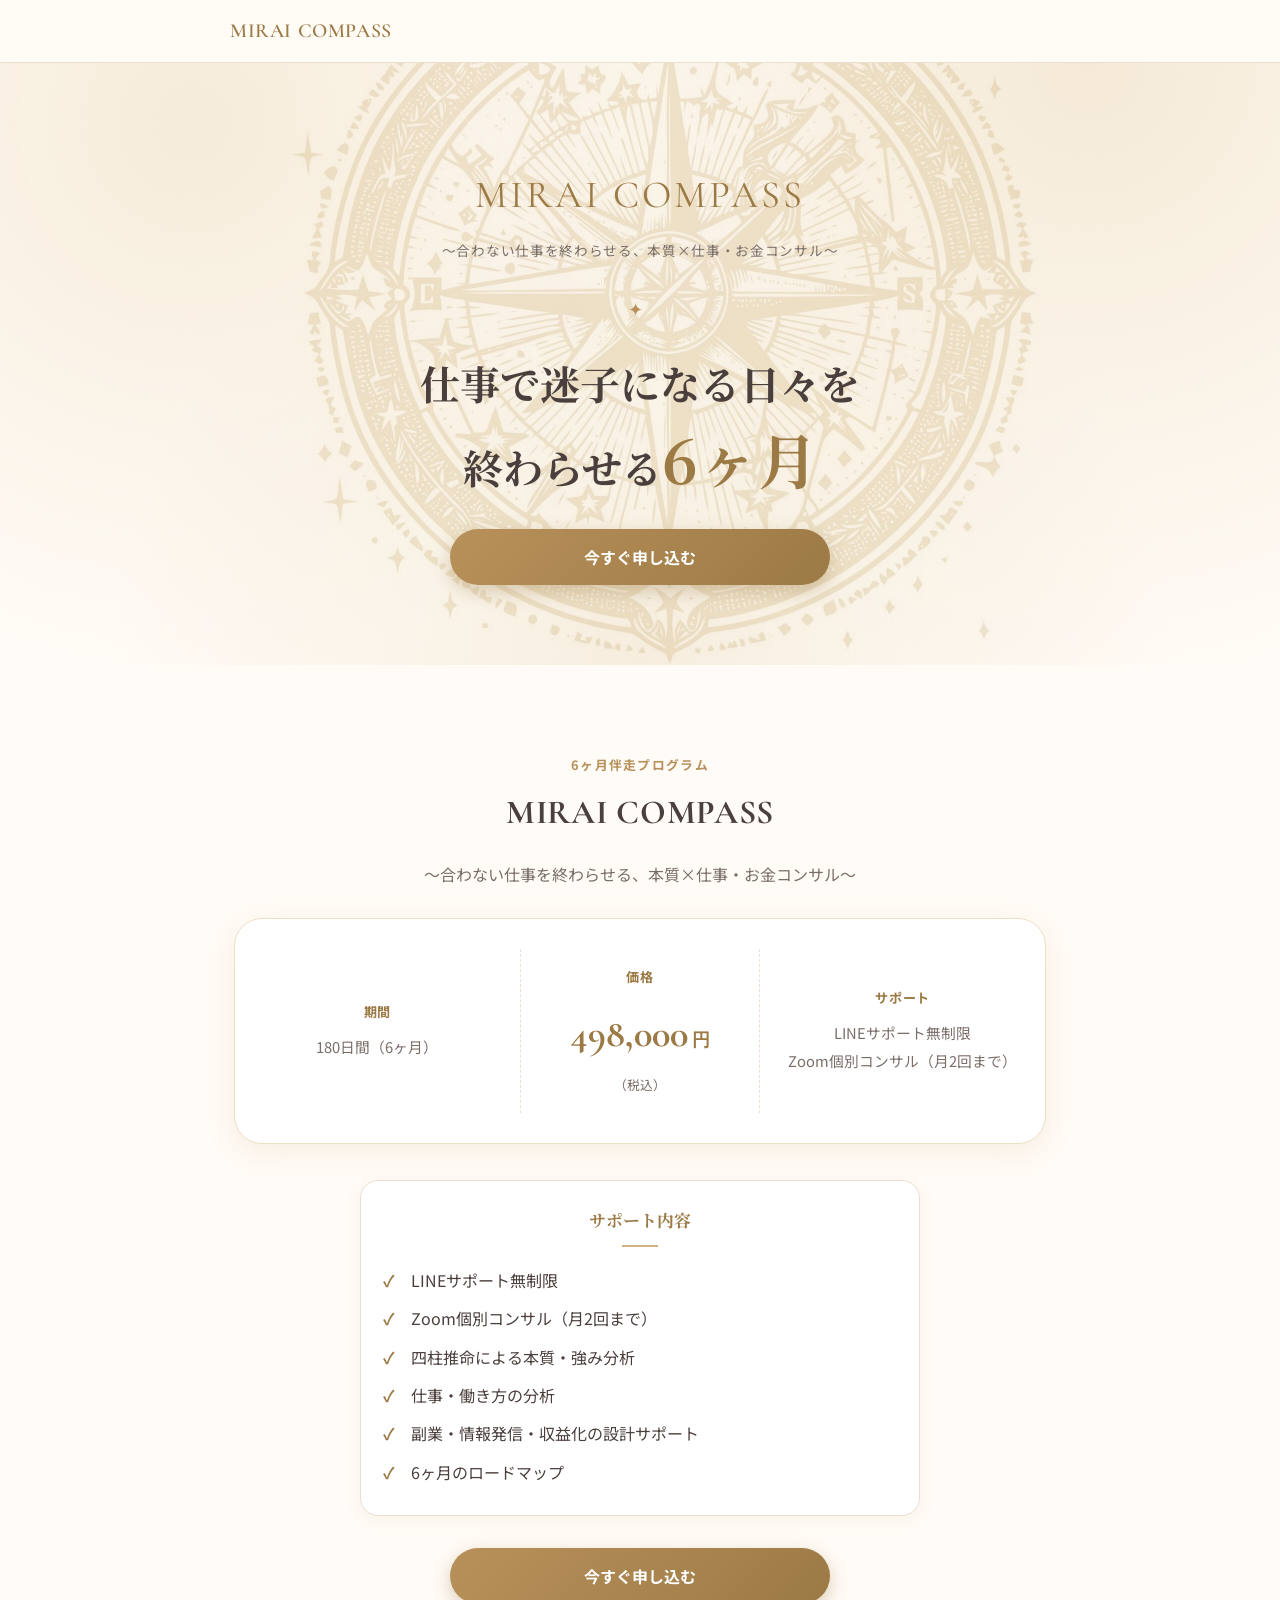
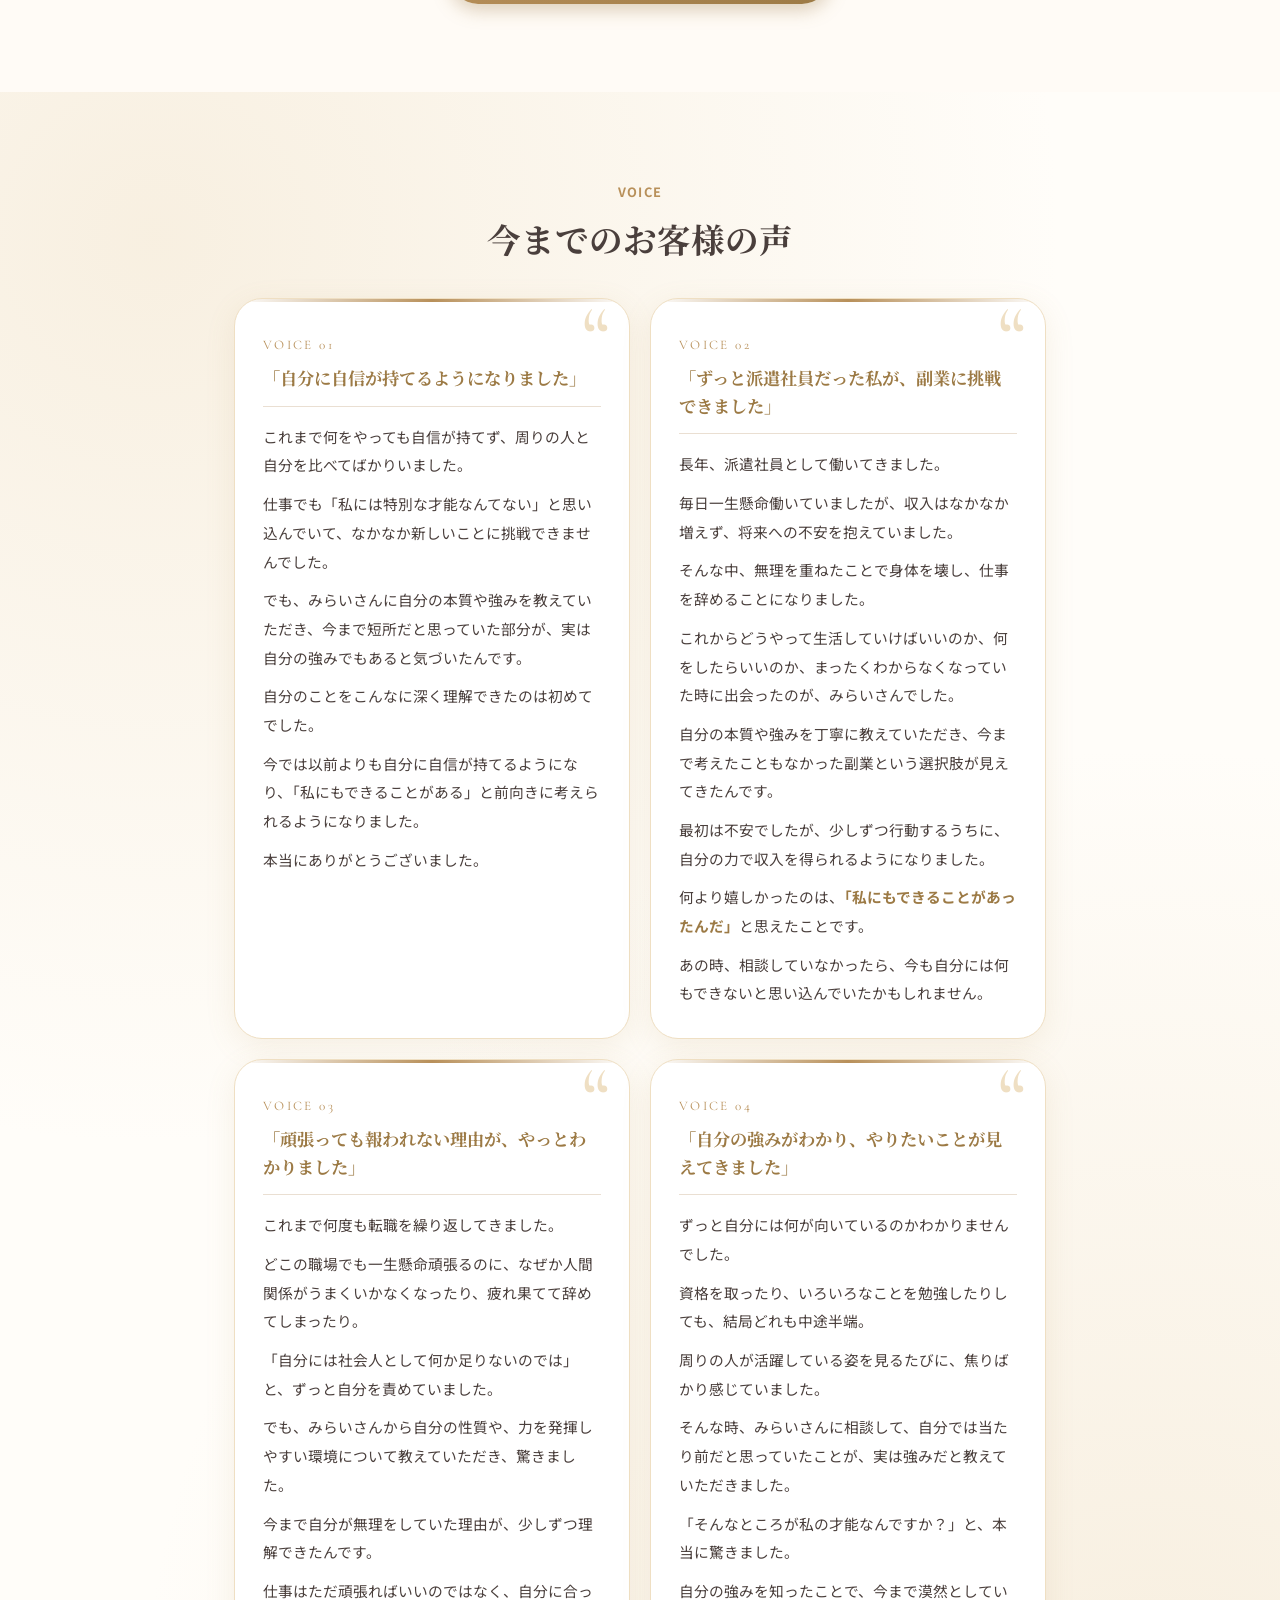
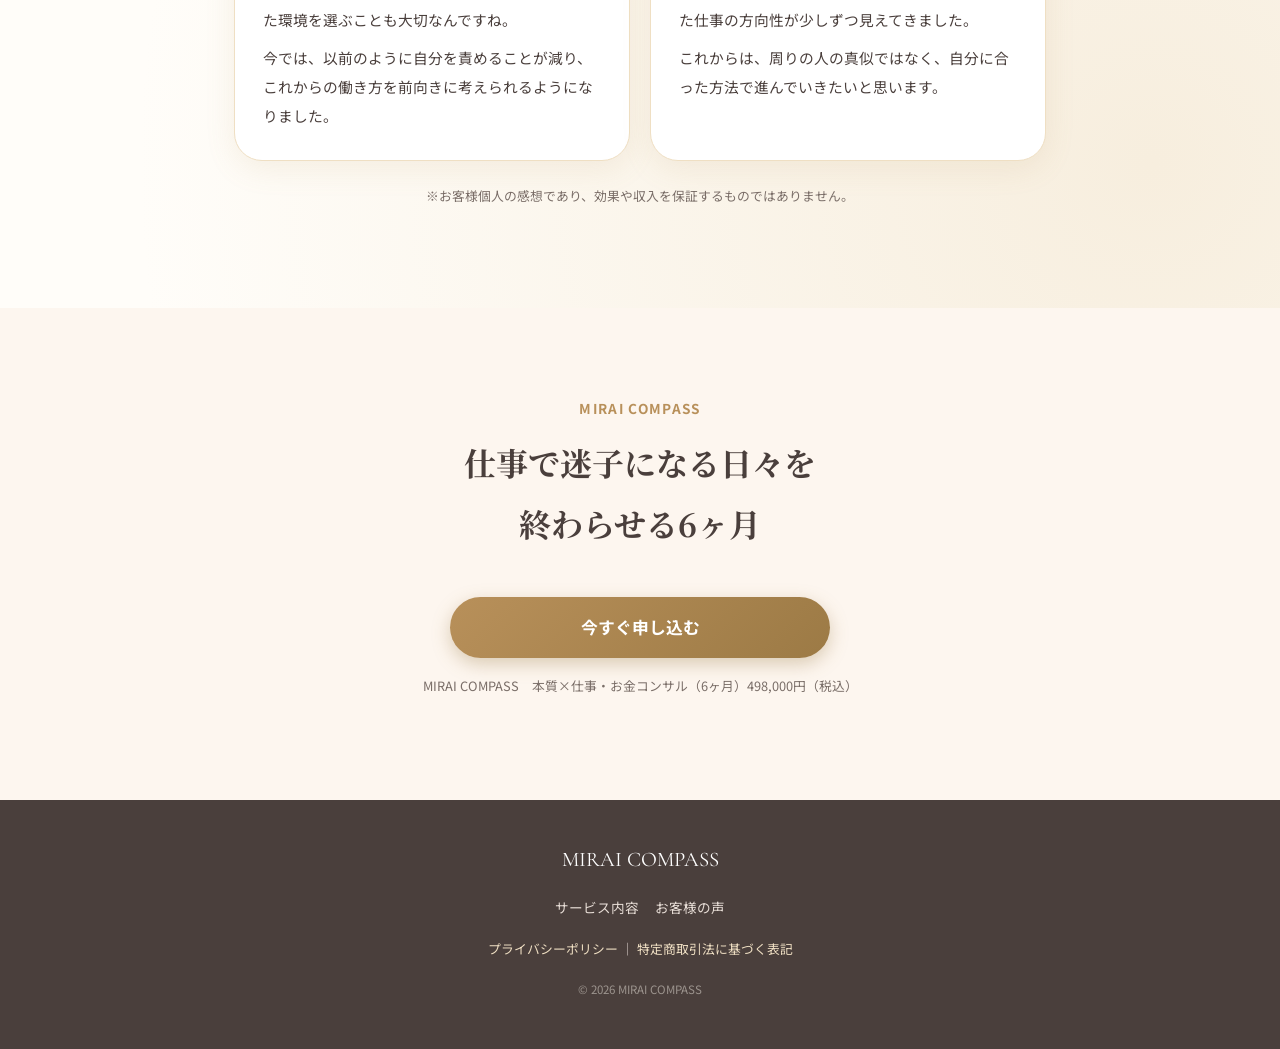
<file: index.html>
<!DOCTYPE html>
<html lang="ja">
<head>
<meta charset="UTF-8">
<meta name="viewport" content="width=device-width, initial-scale=1.0">
<title>MIRAI COMPASS｜本質×仕事・お金コンサル</title>
<meta name="description" content="仕事で迷子になる日々を終わらせる6ヶ月。四柱推命による本質・強み分析から、働き方・副業・情報発信・収益化の設計までを伴走する、本質×仕事・お金コンサル「MIRAI COMPASS」。">

<meta property="og:type" content="website">
<meta property="og:title" content="MIRAI COMPASS｜本質×仕事・お金コンサル">
<meta property="og:description" content="仕事で迷子になる日々を終わらせる6ヶ月。四柱推命による本質・強み分析から、働き方・副業・収益化の設計まで伴走します。">
<meta property="og:url" content="https://shindan.mirai-compass111.com/miraicompass-work/">
<meta property="og:locale" content="ja_JP">
<meta name="twitter:card" content="summary">

<link rel="icon" href="data:image/svg+xml,%3Csvg xmlns='http://www.w3.org/2000/svg' viewBox='0 0 100 100'%3E%3Ctext y='.9em' font-size='90'%3E%F0%9F%A7%AD%3C/text%3E%3C/svg%3E">

<link rel="preconnect" href="https://fonts.googleapis.com">
<link rel="preconnect" href="https://fonts.gstatic.com" crossorigin>
<link href="https://fonts.googleapis.com/css2?family=Cormorant+Garamond:wght@500;600&family=Noto+Serif+JP:wght@500;700&family=Noto+Sans+JP:wght@400;500;700&display=swap" rel="stylesheet">

<link rel="stylesheet" href="style.css?v=1">
<link rel="stylesheet" href="work.css?v=3">
</head>
<body class="work-lp">

<a href="#main" class="skip-link">本文へスキップ</a>

<header class="site-header">
  <div class="header-inner">
    <a href="#top" class="logo">MIRAI COMPASS</a>
  </div>
</header>

<main id="main">

  <!-- ================= HERO ================= -->
  <section id="top" class="hero">
    <div class="hero-bg" aria-hidden="true"></div>
    <div class="hero-compass" aria-hidden="true"></div>
    <div class="hero-sparkles" aria-hidden="true">
      <span class="sparkle s1">✦</span>
      <span class="sparkle s2">✦</span>
      <span class="sparkle s3">✦</span>
      <span class="sparkle s4">✦</span>
      <span class="sparkle s5">✦</span>
      <span class="sparkle s6">✦</span>
      <span class="sparkle s7">✦</span>
    </div>
    <div class="container hero-inner">
      <p class="hero-brand">MIRAI&nbsp;COMPASS</p>
      <p class="hero-sub">〜合わない仕事を終わらせる、<br class="sp-only">本質×仕事・お金コンサル〜</p>
      <div class="divider" aria-hidden="true">✦</div>
      <h1 class="hero-title">仕事で迷子になる日々を<br>終わらせる<span class="hero-title-accent">6ヶ月</span></h1>
      <div class="cta-buttons">
        <a href="#" class="btn btn-brown btn-large js-apply" rel="noopener" hidden>今すぐ申し込む</a>
      </div>
    </div>
  </section>

  <!-- ================= 本文原稿（仕事・お金LP原稿をここに反映） =================
       原稿受領後、省略せずにセクションを追加する。
       ?preview=1 を付けて開いたときだけ、差し込み位置の目印が表示される。 -->
  <section class="section draft-slot" aria-hidden="true">
    <div class="container">
      <p class="draft-box">【差し込み位置】仕事・お金LP本文原稿（受領後に反映）</p>
    </div>
  </section>

  <!-- ================= SERVICE / PRICING ================= -->
  <section id="service" class="section section-service">
    <div class="container">
      <p class="eyebrow">6ヶ月伴走プログラム</p>
      <h2 class="section-title serif-en">MIRAI COMPASS</h2>
      <p class="section-lead">〜合わない仕事を終わらせる、<br class="sp-only">本質×仕事・お金コンサル〜</p>

      <div class="price-card">
        <div class="price-card-col">
          <p class="price-card-label">期間</p>
          <p class="price-card-value">180日間（6ヶ月）</p>
        </div>
        <div class="price-card-col price-card-col-price">
          <p class="price-card-label">価格</p>
          <p class="price-card-price">498,000<span>円</span></p>
          <p class="price-card-note">（税込）</p>
        </div>
        <div class="price-card-col">
          <p class="price-card-label">サポート</p>
          <p class="price-card-value">LINEサポート無制限<br>Zoom個別コンサル（月2回まで）</p>
        </div>
      </div>

      <div class="info-card support-card">
        <h3 class="info-card-title">サポート内容</h3>
        <ul class="check-list check-list-gold support-list">
          <li>LINEサポート無制限</li>
          <li>Zoom個別コンサル（月2回まで）</li>
          <li>四柱推命による本質・強み分析</li>
          <li>仕事・働き方の分析</li>
          <li>副業・情報発信・収益化の設計サポート</li>
          <li>6ヶ月のロードマップ</li>
        </ul>
      </div>

      <div class="cta-buttons cta-buttons-inline">
        <a href="#" class="btn btn-brown btn-large js-apply" rel="noopener" hidden>今すぐ申し込む</a>
      </div>
    </div>
  </section>

  <!-- ================= PROFILE（仕事・お金向け） ================= -->
  <section id="profile" class="section section-profile" hidden>
    <div class="container">
      <p class="eyebrow">プロフィール</p>
      <div class="profile-head">
        <img class="profile-avatar" src="images/profile.png" alt="みらい" loading="lazy">
        <h2 class="section-title serif-en">MIRAI COMPASS</h2>
      </div>
      <div class="profile-story" id="profile-story"></div>
      <div class="profile-photos" id="profile-photos"></div>
      <p class="profile-sign">みらい</p>
    </div>
  </section>

  <!-- ================= 今までのお客様の声 ================= -->
  <section id="voice" class="section section-voice" hidden>
    <div class="voice-sparkles" aria-hidden="true">
      <span class="sparkle s1">✦</span>
      <span class="sparkle s3">✦</span>
      <span class="sparkle s4">✦</span>
      <span class="sparkle s6">✦</span>
    </div>
    <div class="container">
      <p class="eyebrow">VOICE</p>
      <h2 class="section-title">今までのお客様の声</h2>
      <div class="work-voice-grid" id="voice-list"></div>
      <p class="voice-note">※お客様個人の感想であり、<br class="sp-only">効果や収入を保証するものではありません。</p>
    </div>
  </section>

  <!-- ================= FINAL CTA ================= -->
  <section class="section section-cta">
    <div class="container cta-inner">
      <p class="cta-eyebrow">MIRAI COMPASS</p>
      <h2 class="cta-title">仕事で迷子になる日々を<br>終わらせる6ヶ月</h2>
      <div class="cta-buttons">
        <a href="#" class="btn btn-brown btn-large btn-cta-final js-apply" rel="noopener" hidden>今すぐ申し込む</a>
      </div>
      <p class="cta-note">MIRAI COMPASS　本質×仕事・お金コンサル（6ヶ月）<br class="sp-only">498,000円（税込）</p>
    </div>
  </section>

</main>

<footer class="site-footer">
  <div class="container footer-inner">
    <p class="footer-logo">MIRAI COMPASS</p>
    <nav class="footer-nav" aria-label="フッターナビゲーション">
      <a href="#service">サービス内容</a>
      <a href="#voice" class="js-nav-voice">お客様の声</a>
      <a href="#profile" class="js-nav-profile">プロフィール</a>
    </nav>
    <p class="footer-legal">
      <a href="privacy.html">プライバシーポリシー</a>
      <span aria-hidden="true">｜</span>
      <a href="tokushoho.html">特定商取引法に基づく表記</a>
    </p>
    <p class="footer-copy">&copy; <span id="year"></span> MIRAI COMPASS</p>
  </div>
</footer>

<!-- スマホ下部の固定申込ボタン（ヒーローと最後のCTAが見えていない間に表示） -->
<div class="sticky-cta" id="sticky-cta" aria-hidden="true">
  <a href="#" class="btn btn-brown js-apply" rel="noopener" tabindex="-1" hidden>今すぐ申し込む</a>
</div>

<script src="js/content.js?v=3"></script>
<script src="script.js?v=3"></script>
</body>
</html>
</file>
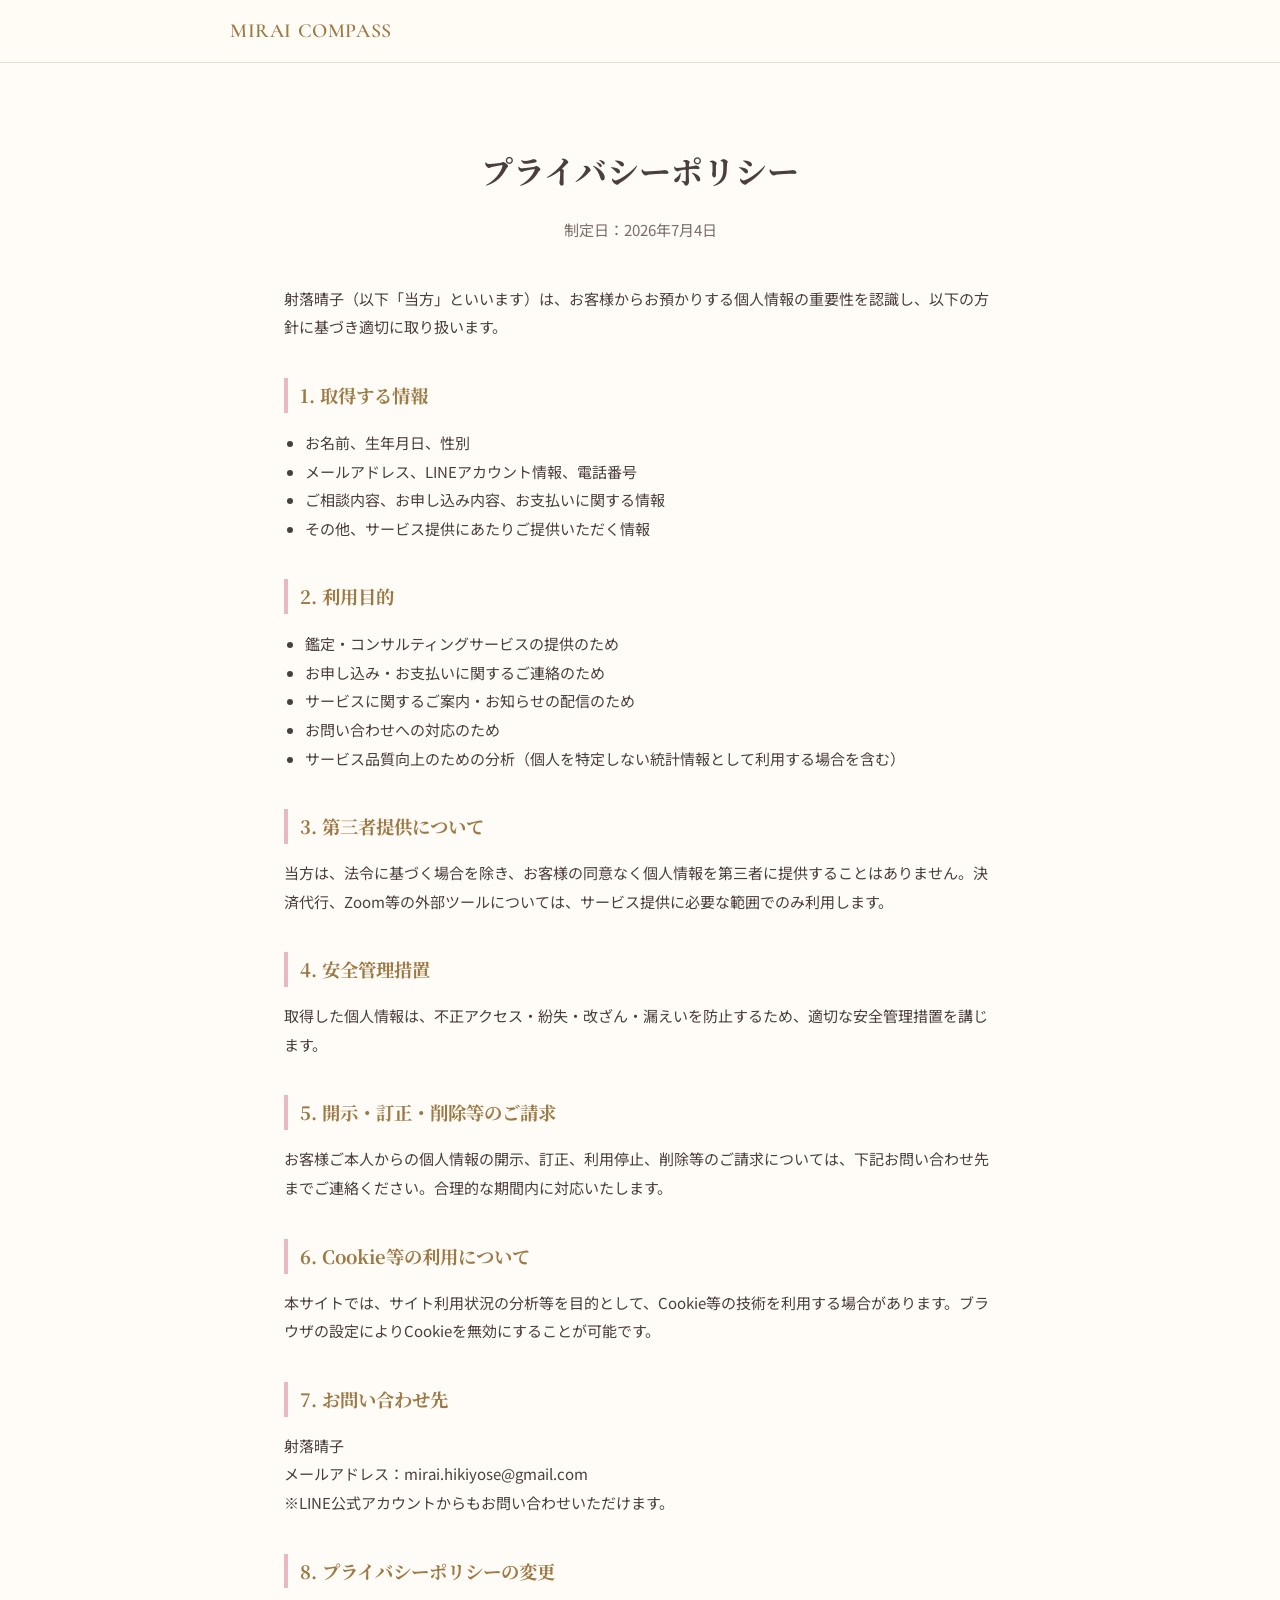
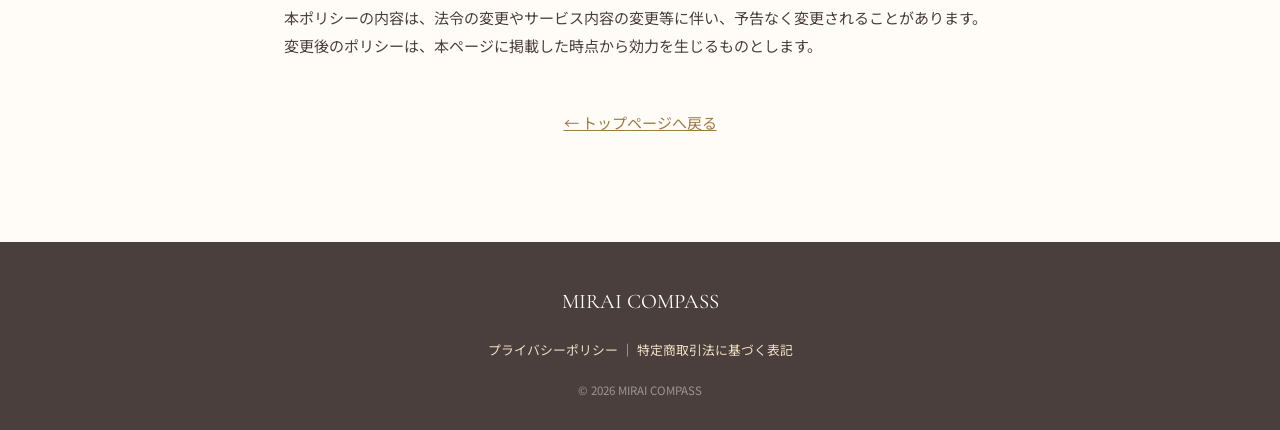
<file: privacy.html>
<!DOCTYPE html>
<html lang="ja">
<head>
<meta charset="UTF-8">
<meta name="viewport" content="width=device-width, initial-scale=1.0">
<title>プライバシーポリシー｜MIRAI COMPASS</title>
<meta name="description" content="MIRAI COMPASSにおける個人情報の取り扱いについて記載しています。">
<link rel="icon" href="data:image/svg+xml,%3Csvg xmlns='http://www.w3.org/2000/svg' viewBox='0 0 100 100'%3E%3Ctext y='.9em' font-size='90'%3E%F0%9F%A7%AD%3C/text%3E%3C/svg%3E">
<link rel="preconnect" href="https://fonts.googleapis.com">
<link rel="preconnect" href="https://fonts.gstatic.com" crossorigin>
<link href="https://fonts.googleapis.com/css2?family=Cormorant+Garamond:wght@500;600&family=Noto+Serif+JP:wght@500;700&family=Noto+Sans+JP:wght@400;500;700&display=swap" rel="stylesheet">
<link rel="stylesheet" href="style.css">
<style>
  .legal-main{ max-width: 760px; margin: 0 auto; padding: 56px 24px 90px; }
  .legal-main h1{ font-family: var(--font-serif-jp); font-size: clamp(1.5rem,5vw,2rem); text-align:center; margin-bottom: 8px; }
  .legal-updated{ text-align:center; color: var(--c-text-soft); font-size:.82rem; margin-bottom: 40px; }
  .legal-main h2{ font-family: var(--font-serif-jp); font-size:1.15rem; color: var(--c-gold-deep); margin: 36px 0 12px; border-left: 4px solid var(--c-pink-deep); padding-left: 12px; }
  .legal-main p, .legal-main li{ font-size:.94rem; }
  .legal-main ul{ padding-left: 1.3em; }
  .back-link{ display:block; text-align:center; margin-top: 48px; font-size:.9rem; }
  .back-link a{ color: var(--c-gold-deep); }
</style>
</head>
<body>

<header class="site-header">
  <div class="header-inner">
    <a href="index.html" class="logo">MIRAI COMPASS</a>
  </div>
</header>

<main class="legal-main">
  <h1>プライバシーポリシー</h1>
  <p class="legal-updated">制定日：2026年7月4日</p>

  <p>射落晴子（以下「当方」といいます）は、お客様からお預かりする個人情報の重要性を認識し、以下の方針に基づき適切に取り扱います。</p>

  <h2>1. 取得する情報</h2>
  <ul>
    <li>お名前、生年月日、性別</li>
    <li>メールアドレス、LINEアカウント情報、電話番号</li>
    <li>ご相談内容、お申し込み内容、お支払いに関する情報</li>
    <li>その他、サービス提供にあたりご提供いただく情報</li>
  </ul>

  <h2>2. 利用目的</h2>
  <ul>
    <li>鑑定・コンサルティングサービスの提供のため</li>
    <li>お申し込み・お支払いに関するご連絡のため</li>
    <li>サービスに関するご案内・お知らせの配信のため</li>
    <li>お問い合わせへの対応のため</li>
    <li>サービス品質向上のための分析（個人を特定しない統計情報として利用する場合を含む）</li>
  </ul>

  <h2>3. 第三者提供について</h2>
  <p>当方は、法令に基づく場合を除き、お客様の同意なく個人情報を第三者に提供することはありません。決済代行、Zoom等の外部ツールについては、サービス提供に必要な範囲でのみ利用します。</p>

  <h2>4. 安全管理措置</h2>
  <p>取得した個人情報は、不正アクセス・紛失・改ざん・漏えいを防止するため、適切な安全管理措置を講じます。</p>

  <h2>5. 開示・訂正・削除等のご請求</h2>
  <p>お客様ご本人からの個人情報の開示、訂正、利用停止、削除等のご請求については、下記お問い合わせ先までご連絡ください。合理的な期間内に対応いたします。</p>

  <h2>6. Cookie等の利用について</h2>
  <p>本サイトでは、サイト利用状況の分析等を目的として、Cookie等の技術を利用する場合があります。ブラウザの設定によりCookieを無効にすることが可能です。</p>

  <h2>7. お問い合わせ先</h2>
  <p>
    射落晴子<br>
    メールアドレス：mirai.hikiyose@gmail.com<br>
    ※LINE公式アカウントからもお問い合わせいただけます。
  </p>

  <h2>8. プライバシーポリシーの変更</h2>
  <p>本ポリシーの内容は、法令の変更やサービス内容の変更等に伴い、予告なく変更されることがあります。変更後のポリシーは、本ページに掲載した時点から効力を生じるものとします。</p>

  <p class="back-link"><a href="index.html">← トップページへ戻る</a></p>
</main>

<footer class="site-footer">
  <div class="container footer-inner">
    <p class="footer-logo">MIRAI COMPASS</p>
    <p class="footer-legal">
      <a href="privacy.html">プライバシーポリシー</a>
      <span aria-hidden="true">｜</span>
      <a href="tokushoho.html">特定商取引法に基づく表記</a>
    </p>
    <p class="footer-copy">&copy; <span id="year"></span> MIRAI COMPASS</p>
  </div>
</footer>

<script src="script.js"></script>
</body>
</html>
</file>
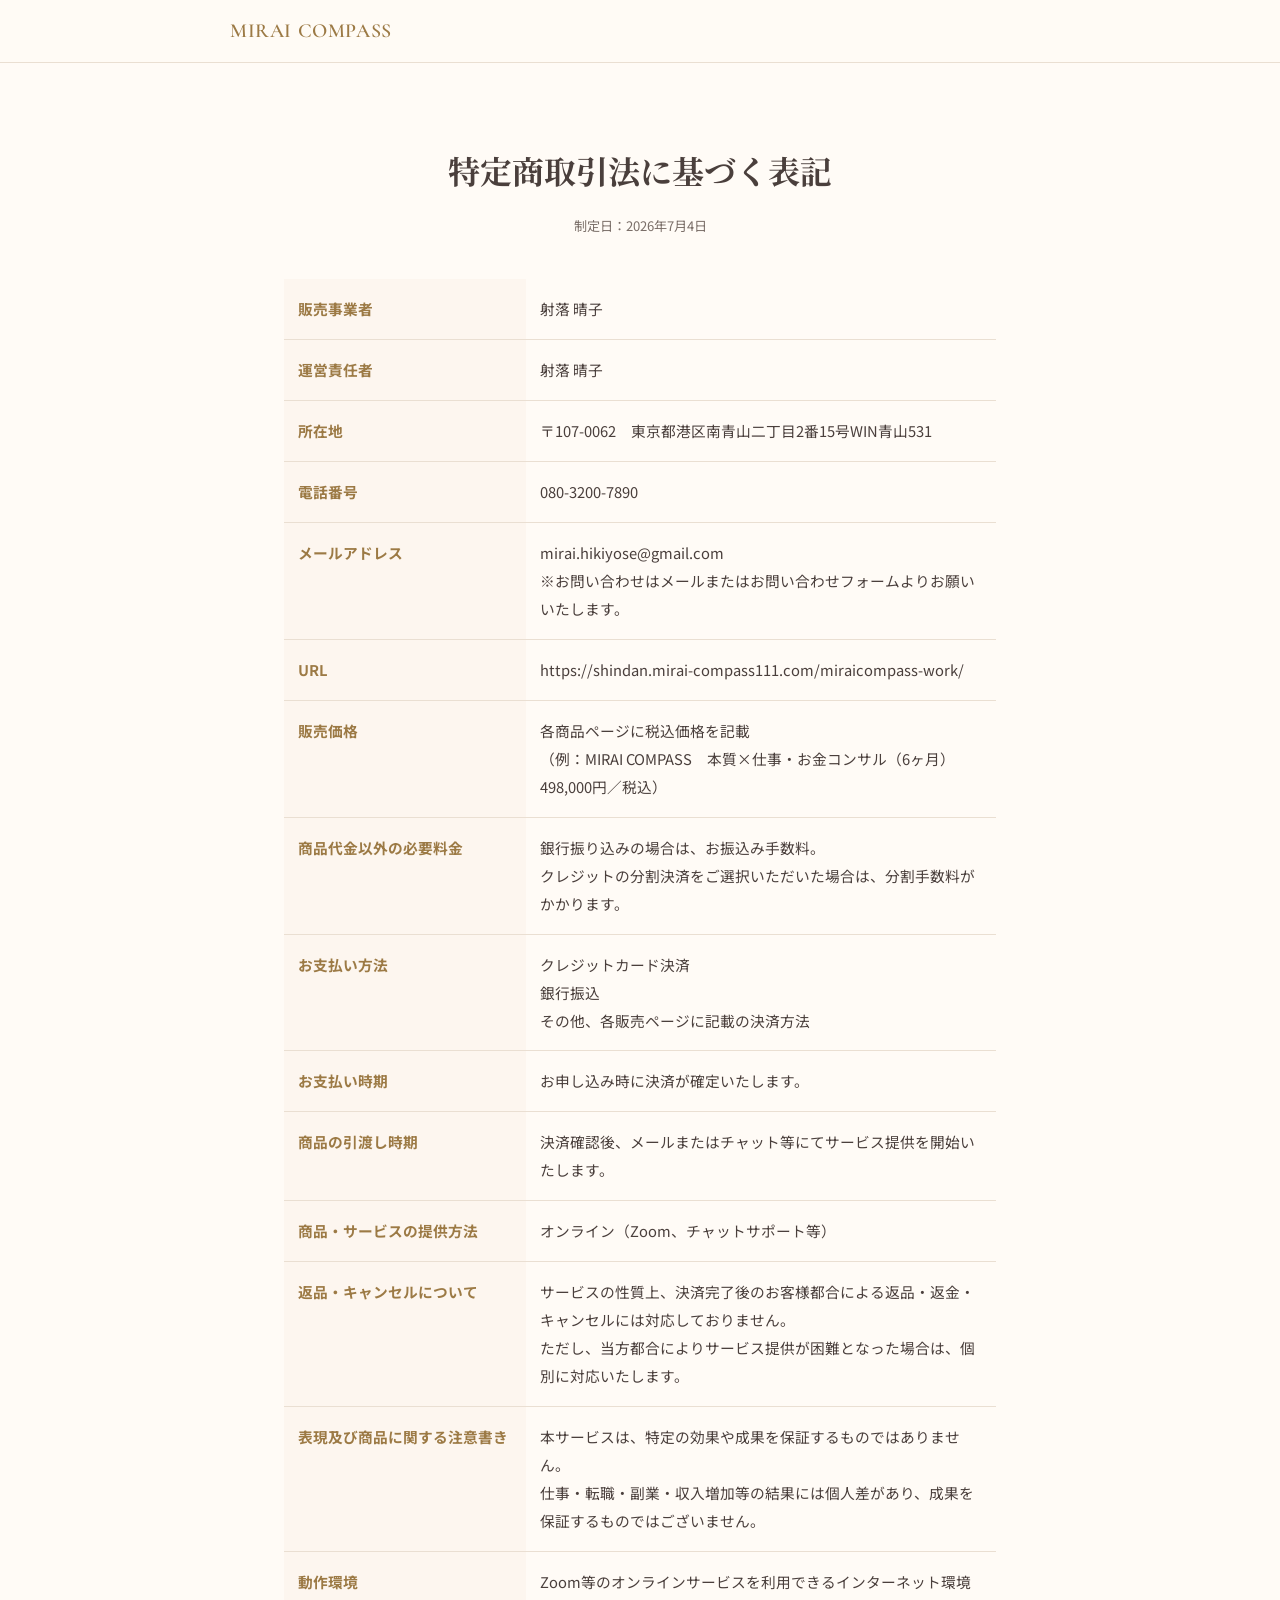
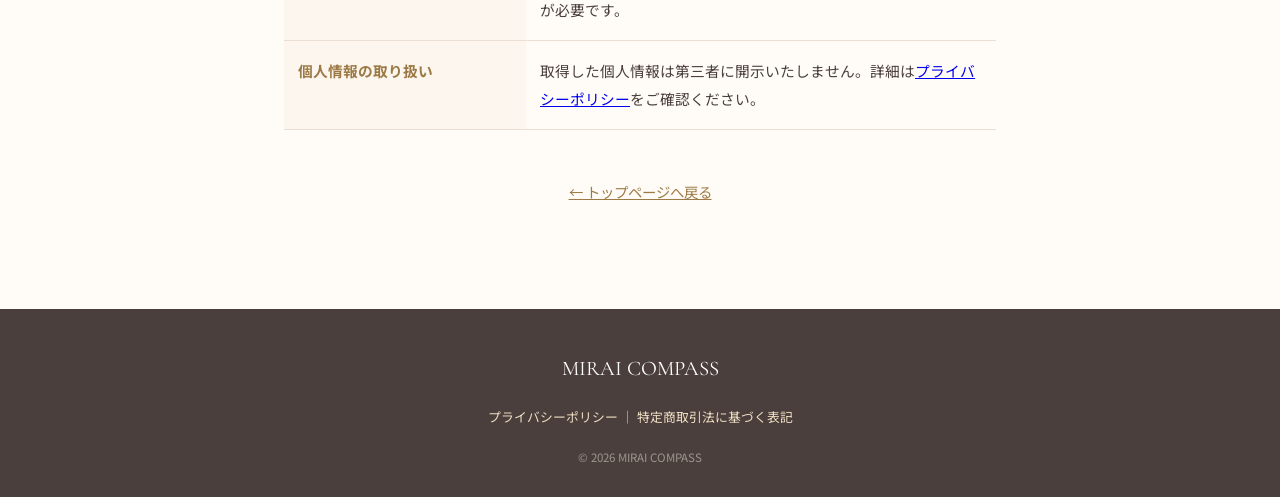
<file: tokushoho.html>
<!DOCTYPE html>
<html lang="ja">
<head>
<meta charset="UTF-8">
<meta name="viewport" content="width=device-width, initial-scale=1.0">
<title>特定商取引法に基づく表記｜MIRAI COMPASS</title>
<meta name="description" content="MIRAI COMPASSの特定商取引法に基づく表記です。">
<link rel="icon" href="data:image/svg+xml,%3Csvg xmlns='http://www.w3.org/2000/svg' viewBox='0 0 100 100'%3E%3Ctext y='.9em' font-size='90'%3E%F0%9F%A7%AD%3C/text%3E%3C/svg%3E">
<link rel="preconnect" href="https://fonts.googleapis.com">
<link rel="preconnect" href="https://fonts.gstatic.com" crossorigin>
<link href="https://fonts.googleapis.com/css2?family=Cormorant+Garamond:wght@500;600&family=Noto+Serif+JP:wght@500;700&family=Noto+Sans+JP:wght@400;500;700&display=swap" rel="stylesheet">
<link rel="stylesheet" href="style.css">
<style>
  .legal-main{ max-width: 760px; margin: 0 auto; padding: 56px 24px 90px; }
  .legal-main h1{ font-family: var(--font-serif-jp); font-size: clamp(1.5rem,5vw,2rem); text-align:center; margin-bottom: 8px; }
  .legal-updated{ text-align:center; color: var(--c-text-soft); font-size:.82rem; margin-bottom: 40px; }
  .legal-note{ background: var(--c-bg-soft); border:1px solid var(--c-line); border-radius: var(--radius); padding:16px 18px; font-size:.85rem; color: var(--c-text-soft); margin-bottom: 32px; }
  .tosho-table{ width:100%; border-collapse: collapse; }
  .tosho-table th, .tosho-table td{ text-align:left; padding: 16px 14px; border-bottom: 1px solid var(--c-line); font-size:.92rem; vertical-align: top; }
  .tosho-table th{ width: 34%; color: var(--c-gold-deep); font-weight:700; background: var(--c-bg-soft); }
  .fill{ color:#C9576A; font-weight:700; }
  .back-link{ display:block; text-align:center; margin-top: 48px; font-size:.9rem; }
  .back-link a{ color: var(--c-gold-deep); }
</style>
</head>
<body>

<header class="site-header">
  <div class="header-inner">
    <a href="index.html" class="logo">MIRAI COMPASS</a>
  </div>
</header>

<main class="legal-main">
  <h1>特定商取引法に基づく表記</h1>
  <p class="legal-updated">制定日：2026年7月4日</p>

  <table class="tosho-table">
    <tbody>
      <tr>
        <th>販売事業者</th>
        <td>射落 晴子</td>
      </tr>
      <tr>
        <th>運営責任者</th>
        <td>射落 晴子</td>
      </tr>
      <tr>
        <th>所在地</th>
        <td>〒107-0062　東京都港区南青山二丁目2番15号WIN青山531</td>
      </tr>
      <tr>
        <th>電話番号</th>
        <td>080-3200-7890</td>
      </tr>
      <tr>
        <th>メールアドレス</th>
        <td>mirai.hikiyose@gmail.com<br>※お問い合わせはメールまたはお問い合わせフォームよりお願いいたします。</td>
      </tr>
      <tr>
        <th>URL</th>
        <td>https://shindan.mirai-compass111.com/miraicompass-work/</td>
      </tr>
      <tr>
        <th>販売価格</th>
        <td>各商品ページに税込価格を記載<br>（例：MIRAI COMPASS　本質×仕事・お金コンサル（6ヶ月）　498,000円／税込）</td>
      </tr>
      <tr>
        <th>商品代金以外の必要料金</th>
        <td>
          銀行振り込みの場合は、お振込み手数料。<br>
          クレジットの分割決済をご選択いただいた場合は、分割手数料がかかります。
        </td>
      </tr>
      <tr>
        <th>お支払い方法</th>
        <td>
          クレジットカード決済<br>
          銀行振込<br>
          その他、各販売ページに記載の決済方法
        </td>
      </tr>
      <tr>
        <th>お支払い時期</th>
        <td>お申し込み時に決済が確定いたします。</td>
      </tr>
      <tr>
        <th>商品の引渡し時期</th>
        <td>決済確認後、メールまたはチャット等にてサービス提供を開始いたします。</td>
      </tr>
      <tr>
        <th>商品・サービスの提供方法</th>
        <td>オンライン（Zoom、チャットサポート等）</td>
      </tr>
      <tr>
        <th>返品・キャンセルについて</th>
        <td>
          サービスの性質上、決済完了後のお客様都合による返品・返金・キャンセルには対応しておりません。<br>
          ただし、当方都合によりサービス提供が困難となった場合は、個別に対応いたします。
        </td>
      </tr>
      <tr>
        <th>表現及び商品に関する注意書き</th>
        <td>
          本サービスは、特定の効果や成果を保証するものではありません。<br>
          仕事・転職・副業・収入増加等の結果には個人差があり、成果を保証するものではございません。
        </td>
      </tr>
      <tr>
        <th>動作環境</th>
        <td>Zoom等のオンラインサービスを利用できるインターネット環境が必要です。</td>
      </tr>
      <tr>
        <th>個人情報の取り扱い</th>
        <td>取得した個人情報は第三者に開示いたしません。詳細は<a href="privacy.html">プライバシーポリシー</a>をご確認ください。</td>
      </tr>
    </tbody>
  </table>

  <p class="back-link"><a href="index.html">← トップページへ戻る</a></p>
</main>

<footer class="site-footer">
  <div class="container footer-inner">
    <p class="footer-logo">MIRAI COMPASS</p>
    <p class="footer-legal">
      <a href="privacy.html">プライバシーポリシー</a>
      <span aria-hidden="true">｜</span>
      <a href="tokushoho.html">特定商取引法に基づく表記</a>
    </p>
    <p class="footer-copy">&copy; <span id="year"></span> MIRAI COMPASS</p>
  </div>
</footer>

<script src="script.js"></script>
</body>
</html>
</file>
<file: style.css>
/* ==========================================================
   mirai compass / Mastery Compass LP
   白 × ゴールド × 淡いピンク / 神秘的で上品な恋愛コンサルLP
========================================================== */

:root{
  --c-bg:            #FFFbf6;
  --c-bg-soft:       #FDF6EF;
  --c-bg-card:       #FFFFFF;
  --c-pink:          #F3D9DD;
  --c-pink-deep:     #E8B9C2;
  --c-gold:          #B8905A;
  --c-gold-deep:     #9C7A45;
  --c-gold-soft:     #EFDFC3;
  --c-text:          #4A3F3C;
  --c-text-soft:     #7A6E68;
  --c-line:          #EADFD2;
  --c-line-color:    #06C755;

  --font-serif-jp:   'Noto Serif JP', serif;
  --font-serif-en:   'Cormorant Garamond', serif;
  --font-sans:       'Noto Sans JP', sans-serif;

  --radius:  18px;
  --radius-lg: 28px;
  --shadow:  0 8px 30px rgba(184,144,90,.12);
  --shadow-soft: 0 4px 16px rgba(184,144,90,.08);

  --maxw: 760px;
}

*,*::before,*::after{ box-sizing: border-box; }
html{ scroll-behavior: smooth; }

body{
  margin:0;
  background: var(--c-bg);
  color: var(--c-text);
  font-family: var(--font-sans);
  line-height: 1.9;
  -webkit-font-smoothing: antialiased;
  overflow-x: hidden;
}

img{ max-width:100%; display:block; }

.container{
  max-width: var(--maxw);
  margin: 0 auto;
  padding: 0 24px;
}

.skip-link{
  position:absolute; left:-999px; top:0;
  background:#fff; color:var(--c-gold-deep); padding:12px 20px; z-index:999;
}
.skip-link:focus{ left:12px; top:12px; }

/* ---------- Header ---------- */
.site-header{
  position: sticky; top:0; z-index: 100;
  background: rgba(255,251,246,.9);
  backdrop-filter: saturate(160%) blur(8px);
  border-bottom: 1px solid var(--c-line);
}
.header-inner{
  max-width: var(--maxw);
  margin:0 auto;
  padding: 12px 20px;
  display:flex; align-items:center; justify-content:space-between;
  gap: 12px;
}
.logo{
  font-family: var(--font-serif-en);
  font-size: 1.25rem;
  font-weight:600;
  color: var(--c-gold-deep);
  text-decoration:none;
  letter-spacing: .03em;
}

/* ---------- Buttons ---------- */
.btn{
  display:inline-flex; align-items:center; justify-content:center; gap:8px;
  text-decoration:none;
  font-weight:700;
  border-radius: 999px;
  transition: transform .15s ease, box-shadow .15s ease, opacity .15s ease;
  white-space: nowrap;
}
.btn:active{ transform: scale(.97); }

.btn-line{
  background: linear-gradient(135deg, var(--c-line-color), #05b34d);
  color:#fff;
  box-shadow: 0 6px 18px rgba(6,199,85,.35);
}
.btn-line:hover{ box-shadow: 0 8px 22px rgba(6,199,85,.45); }

.btn-brown{
  background: linear-gradient(135deg, var(--c-gold), var(--c-gold-deep));
  color:#fff;
  box-shadow: 0 6px 18px rgba(156,122,69,.35);
}
.btn-brown:hover{ box-shadow: 0 8px 22px rgba(156,122,69,.45); }

.btn-small{
  padding: 9px 16px;
  font-size: .82rem;
}
.btn-large{
  padding: 16px 30px;
  font-size: 1rem;
  width:100%;
  max-width: 420px;
}
.line-icon{ font-size: 1.05em; }

/* ---------- Decorative divider ---------- */
.divider{
  text-align:center;
  color: var(--c-gold);
  font-size: 1.1rem;
  margin: 28px 0;
  letter-spacing: .5em;
}

/* ---------- Hero ---------- */
.hero{
  position:relative;
  padding: 64px 0 56px;
  text-align:center;
  overflow:hidden;
}
.hero-bg{
  position:absolute; inset:0; z-index:0;
  background:
    radial-gradient(circle at 15% 10%, rgba(243,217,221,.55), transparent 45%),
    radial-gradient(circle at 85% 0%, rgba(239,223,195,.6), transparent 50%),
    radial-gradient(circle at 50% 100%, rgba(243,217,221,.4), transparent 60%),
    var(--c-bg);
}
.hero-compass{
  position:absolute;
  top:38%; left:50%;
  width: 130vw;
  height: 130vw;
  transform: translate(-50%,-50%);
  background-image:url('images/compass.jpg');
  background-size:contain;
  background-repeat:no-repeat;
  background-position:center;
  mix-blend-mode:multiply;
  opacity:.5;
  z-index:0;
  pointer-events:none;
  animation: compass-spin 100s linear infinite, compass-glow 5s ease-in-out infinite;
}
@keyframes compass-spin{
  from{ transform: translate(-50%,-50%) rotate(0deg); }
  to{ transform: translate(-50%,-50%) rotate(360deg); }
}
@keyframes compass-glow{
  0%,100%{ opacity:.38; }
  50%{ opacity:.6; }
}

.hero-sparkles{ position:absolute; inset:0; z-index:0; overflow:hidden; pointer-events:none; }
.sparkle{
  position:absolute;
  color: var(--c-gold);
  text-shadow: 0 0 6px rgba(184,144,90,.7);
  opacity:0;
  animation: sparkle-twinkle 3.4s ease-in-out infinite;
}
.sparkle.s1{ top:10%; left:14%; font-size:.9rem; animation-delay:.1s; }
.sparkle.s2{ top:18%; left:80%; font-size:1.3rem; animation-delay:1.2s; }
.sparkle.s3{ top:62%; left:8%;  font-size:.8rem;  animation-delay:.7s; }
.sparkle.s4{ top:72%; left:86%; font-size:1.1rem; animation-delay:2s; }
.sparkle.s5{ top:6%;  left:52%; font-size:.7rem;  animation-delay:2.5s; }
.sparkle.s6{ top:46%; left:92%; font-size:1rem;   animation-delay:1.6s; }
.sparkle.s7{ top:38%; left:5%;  font-size:1rem;   animation-delay:.9s; }
@keyframes sparkle-twinkle{
  0%,100%{ opacity:0; transform:scale(.4) rotate(0deg); }
  50%{ opacity:1; transform:scale(1) rotate(20deg); }
}

@media (prefers-reduced-motion: reduce){
  .hero-compass, .sparkle{ animation:none; }
}

.hero-inner{ position:relative; z-index:1; }

.hero-brand{
  font-family: var(--font-serif-en);
  font-size: clamp(1.6rem, 6vw, 2.4rem);
  color: var(--c-gold-deep);
  letter-spacing:.08em;
  margin: 0;
}
.hero-sub{
  font-size: .85rem;
  color: var(--c-text-soft);
  margin: 6px 0 0;
  letter-spacing: .05em;
}

.hero-title{
  font-family: var(--font-serif-jp);
  font-size: clamp(1.8rem, 7vw, 2.6rem);
  line-height: 1.5;
  margin: 8px 0 4px;
  color: var(--c-text);
}
.hero-title-accent{
  font-size: 1.5em;
  color: #C9576A;
  font-weight: 700;
}

.hero-lead{
  font-size: 1.05rem;
  margin: 10px 0;
}

.tag-list, .mini-tag-list{
  list-style:none;
  display:flex; flex-wrap:wrap; justify-content:center; gap:10px;
  padding:0; margin: 14px 0;
}
.tag{
  background: var(--c-pink);
  color: #9C4C57;
  font-weight:700;
  font-size: .88rem;
  padding: 8px 16px;
  border-radius: 999px;
}
.tag-soft{
  background: var(--c-gold-soft);
  color: var(--c-gold-deep);
}

.hero .btn-large{ margin-top: 20px; }

/* ---------- Sections generic ---------- */
.section{
  padding: 64px 0;
}
.section:nth-of-type(even){
  background: var(--c-bg-soft);
}

.eyebrow{
  text-align:center;
  color: var(--c-gold);
  font-weight:700;
  letter-spacing:.1em;
  font-size:.8rem;
  margin:0 0 8px;
}
.section-title{
  font-family: var(--font-serif-jp);
  text-align:center;
  font-size: clamp(1.5rem, 5.5vw, 2.1rem);
  margin: 0 0 20px;
  line-height:1.6;
}
.section-title .accent{ color:#C9576A; }
.serif-en{ font-family: var(--font-serif-en); letter-spacing:.02em; }

.section-lead{
  text-align:center;
  font-size: 1rem;
  color: var(--c-text-soft);
  margin: 0 0 28px;
}
.section-lead.center{ margin-top: 32px; }
.section-note{
  text-align:center;
  font-size:.78rem;
  color: var(--c-text-soft);
  margin: -14px 0 28px;
}

/* ---------- Empathy ---------- */
.empathy-card{
  background: var(--c-bg-card);
  border: 1px solid var(--c-line);
  border-radius: var(--radius-lg);
  padding: 32px 26px;
  text-align:center;
  box-shadow: var(--shadow-soft);
  max-width: 480px;
  margin: 0 auto 28px;
}
.empathy-lead{ margin:6px 0; color: var(--c-text-soft); }
.check-list{
  list-style:none;
  padding:0; margin: 16px auto;
  display:inline-block;
  text-align:left;
}
.check-list li{
  padding: 4px 0 4px 28px;
  position:relative;
}
.check-list li::before{
  content:"✓";
  position:absolute; left:0; top:4px;
  color: var(--c-gold);
  font-weight:700;
}
.empathy-whisper{
  font-weight:700;
  color:#9C4C57;
  font-size: 1.05rem;
  margin-top: 14px;
}
.empathy-reason{
  text-align:center;
  font-size: 1.15rem;
  margin: 0 0 32px;
  line-height:1.8;
}
.empathy-reason strong{ color: var(--c-gold-deep); }
.empathy-body{
  text-align:center;
  font-size: 1rem;
  max-width: 520px;
  margin: 0 auto;
}
.empathy-body strong{ color:#9C4C57; }

/* ---------- Solution / 10 types ---------- */
.type-frame{
  position:relative;
  margin: 0 0 36px;
  padding: 22px;
  background:
    radial-gradient(circle at 50% 0%, rgba(239,223,195,.5), transparent 60%),
    var(--c-bg-card);
  border: 1px solid var(--c-gold-soft);
  border-radius: var(--radius-lg);
  box-shadow: var(--shadow), inset 0 0 0 1px rgba(255,255,255,.6);
}
.type-frame::before{
  content:"";
  position:absolute; inset:8px;
  border: 1px solid var(--c-gold);
  border-radius: calc(var(--radius-lg) - 8px);
  opacity:.5;
  pointer-events:none;
}
.type-frame img{ position:relative; border-radius: calc(var(--radius-lg) - 14px); }

.feature-row{
  display:grid;
  grid-template-columns: repeat(4, 1fr);
  gap: 10px;
  margin-bottom: 8px;
}
.feature-item{
  text-align:center;
  background: linear-gradient(160deg, var(--c-pink), #fff 130%);
  border-radius: var(--radius);
  padding: 18px 6px;
}
.feature-icon{ font-size:1.6rem; display:block; margin-bottom:8px; }
.feature-item p{ margin:0; font-size:.78rem; font-weight:700; color:#9C4C57; }

/* ---------- Concept ---------- */
.section-concept{
  text-align:center;
  background: linear-gradient(180deg, #FFFbf6, #FBEFE9);
}
.concept-quote p{
  font-family: var(--font-serif-jp);
  font-size: clamp(1.4rem, 5.5vw, 2rem);
  font-weight:700;
  color: var(--c-gold-deep);
  line-height:1.6;
  margin: 0 0 16px;
}
.concept-badge{
  display:inline-block;
  background: var(--c-gold-deep);
  color:#fff;
  font-size:.8rem;
  font-weight:700;
  padding: 8px 20px;
  border-radius: 999px;
  letter-spacing:.05em;
}
.concept-body{
  font-size: 1.05rem;
  margin: 20px 0;
}
.concept-body strong{ color:#9C4C57; }

/* ---------- Service / price card ---------- */
.price-card{
  background: var(--c-bg-card);
  border: 1px solid var(--c-gold-soft);
  border-radius: var(--radius-lg);
  box-shadow: var(--shadow);
  padding: 30px 22px;
  display:grid;
  gap: 22px;
  margin-bottom: 36px;
}
.price-card-col{ text-align:center; }
.price-card-label{
  font-weight:700;
  color: var(--c-gold-deep);
  font-size:.82rem;
  margin:0 0 8px;
  letter-spacing:.05em;
}
.price-card-value{ margin:0; font-size:.92rem; color: var(--c-text-soft); }
.price-card-col-price{
  padding: 16px 0;
  border-top: 1px dashed var(--c-line);
  border-bottom: 1px dashed var(--c-line);
}
.price-card-price{
  font-family: var(--font-serif-en);
  font-size: 2.4rem;
  color:#C9576A;
  font-weight:700;
  margin:0;
}
.price-card-price span{ font-size:1.1rem; margin-left:4px; }
.price-card-note{ margin:2px 0 0; font-size:.8rem; color: var(--c-text-soft); }

.info-grid{
  display:grid;
  gap: 20px;
  margin-bottom: 24px;
}
.info-card{
  background: var(--c-bg-card);
  border:1px solid var(--c-line);
  border-radius: var(--radius);
  padding: 24px 22px;
  box-shadow: var(--shadow-soft);
}
.info-card-title{
  font-family: var(--font-serif-jp);
  font-size: 1.05rem;
  margin: 0 0 14px;
  color: var(--c-gold-deep);
  text-align:center;
  position:relative;
  padding-bottom:10px;
}
.info-card-title::after{
  content:"";
  position:absolute; left:50%; bottom:0; transform:translateX(-50%);
  width:36px; height:2px; background: var(--c-pink-deep);
}
.check-list-gold li::before{ color: var(--c-gold-deep); }

.why-card{
  background: linear-gradient(160deg, #fff, var(--c-bg-soft));
  border: 1px solid var(--c-line);
  border-radius: var(--radius-lg);
  padding: 28px 24px;
  text-align:center;
}
.why-list{
  list-style:none;
  display:inline-flex; flex-wrap:wrap; gap:8px; justify-content:center;
  padding:0; margin: 14px 0;
}
.why-list li{
  background: var(--c-pink);
  color:#9C4C57;
  font-size:.82rem;
  font-weight:700;
  padding:6px 14px;
  border-radius:999px;
}
.why-arrow{ color: var(--c-gold); font-size:1.4rem; margin:6px 0; }
.why-card strong{ color: var(--c-gold-deep); }

/* ---------- Flow / accordion ---------- */
.flow-list{ display:flex; flex-direction:column; gap:14px; }
.flow-item{
  background: var(--c-bg-card);
  border:1px solid var(--c-line);
  border-radius: var(--radius);
  padding: 6px 20px;
  box-shadow: var(--shadow-soft);
}
.flow-item summary{
  cursor:pointer;
  list-style:none;
  padding: 16px 4px;
  font-weight:700;
  font-size: 1.02rem;
  display:flex; align-items:center; gap:14px;
  color: var(--c-text);
}
.flow-item summary::-webkit-details-marker{ display:none; }
.flow-item summary::after{
  content:"+";
  margin-left:auto;
  font-size:1.3rem;
  color: var(--c-gold);
}
.flow-item[open] summary::after{ content:"−"; }
.flow-num{
  flex:none;
  width:34px; height:34px;
  border-radius:50%;
  background: linear-gradient(135deg, var(--c-gold-soft), var(--c-pink));
  color: var(--c-gold-deep);
  display:flex; align-items:center; justify-content:center;
  font-family: var(--font-serif-en);
  font-weight:700;
}
.flow-body{ padding: 0 4px 20px 48px; }
.flow-body ul{ margin:0 0 12px; padding-left:1.1em; color: var(--c-text-soft); }
.flow-body li{ margin-bottom:4px; }
.flow-body p{ margin:0; font-size:.92rem; }

/* ---------- Compare table ---------- */
.table-scroll{ overflow-x:auto; margin-bottom: 24px; -webkit-overflow-scrolling: touch; }
.compare-table{
  width:100%;
  border-collapse: collapse;
  min-width: 480px;
  background: var(--c-bg-card);
  border-radius: var(--radius);
  overflow:hidden;
  box-shadow: var(--shadow-soft);
}
.compare-table th, .compare-table td{
  padding: 14px 16px;
  text-align:center;
  border-bottom: 1px solid var(--c-line);
  font-size:.9rem;
}
.compare-table thead th{
  background: var(--c-bg-soft);
  color: var(--c-gold-deep);
  font-family: var(--font-serif-jp);
}
.compare-table thead th:last-child{ background: var(--c-gold-deep); color:#fff; }
.compare-table td:last-child{ background: rgba(184,144,90,.06); }
.compare-table td strong{ color:#9C4C57; }

.compare-highlight{
  text-align:center;
  font-family: var(--font-serif-jp);
  font-size: 1.15rem;
  color: var(--c-gold-deep);
  font-weight:700;
  line-height:1.8;
}
.compare-highlight span{
  display:block;
  font-size:.85rem;
  color: var(--c-text-soft);
  font-weight:400;
  margin-top:6px;
}

/* ---------- Profile ---------- */
.profile-head{ text-align:center; }
.profile-avatar{
  width:96px; height:96px;
  border-radius:50%;
  margin: 0 auto 16px;
  object-fit:cover;
  box-shadow: var(--shadow);
}
.profile-story{
  max-width: 560px;
  margin: 28px auto 0;
  background: var(--c-bg-card);
  border: 1px solid var(--c-line);
  border-radius: var(--radius-lg);
  padding: 30px 26px;
  box-shadow: var(--shadow-soft);
}
.profile-story p{ margin: 0 0 14px; font-size:.96rem; }
.profile-story p:last-child{ margin-bottom:0; }
.profile-cta-text{
  text-align:center;
  font-family: var(--font-serif-jp);
  font-weight:700;
  color: var(--c-gold-deep);
  font-size:1.1rem;
  margin: 32px 0 4px;
}
.profile-sign{
  text-align:center;
  color: var(--c-text-soft);
  font-size:.9rem;
}

/* ---------- Voice / testimonials ---------- */
.section-voice{
  position:relative;
  overflow:hidden;
  background:
    radial-gradient(circle at 15% 10%, rgba(243,217,221,.5), transparent 45%),
    radial-gradient(circle at 88% 90%, rgba(239,223,195,.55), transparent 50%),
    var(--c-bg-soft);
}
.section-voice .container{ position:relative; z-index:1; }
.voice-sparkles{ position:absolute; inset:0; z-index:0; overflow:hidden; pointer-events:none; }
.voice-grid{
  display:grid;
  gap: 16px;
}
.voice-card{
  background: var(--c-bg-card);
  border:1px solid var(--c-line);
  border-left: 4px solid var(--c-pink-deep);
  border-radius: var(--radius);
  padding: 20px 22px;
  margin:0;
  box-shadow: var(--shadow-soft);
}
.voice-card p{ margin:0 0 10px; font-size:.92rem; }
.voice-card cite{ font-style:normal; font-size:.78rem; color: var(--c-text-soft); }

/* ---------- FAQ ---------- */
.faq-list{ display:flex; flex-direction:column; gap:12px; }
.faq-item{
  background: var(--c-bg-card);
  border:1px solid var(--c-line);
  border-radius: var(--radius);
  padding: 4px 20px;
}
.faq-item summary{
  cursor:pointer;
  list-style:none;
  padding: 16px 26px 16px 0;
  font-weight:700;
  position:relative;
}
.faq-item summary::-webkit-details-marker{ display:none; }
.faq-item summary::before{ content:"Q."; color: var(--c-gold-deep); margin-right:8px; }
.faq-item summary::after{
  content:"+";
  position:absolute; right:0; top:14px;
  color: var(--c-gold);
  font-size:1.2rem;
}
.faq-item[open] summary::after{ content:"−"; }
.faq-body{ padding: 0 0 18px; font-size:.9rem; color: var(--c-text-soft); }
.faq-body p{ margin:0; }

/* ---------- Final CTA ---------- */
.section-cta{
  background: radial-gradient(circle at 50% 0%, #FBEFE9, #FDF6EF 70%);
  text-align:center;
}
.cta-eyebrow{ color: var(--c-gold); font-weight:700; letter-spacing:.1em; font-size:.85rem; margin:0; }
.cta-title{
  font-family: var(--font-serif-jp);
  font-size: clamp(1.4rem, 5.5vw, 2rem);
  margin: 10px 0 18px;
}
.cta-body{ color: var(--c-text-soft); margin-bottom:26px; }
.cta-inner{ display:flex; flex-direction:column; align-items:center; }
.btn-cta-final{ font-size: 1.05rem; padding: 18px 30px; }
.cta-note{ margin-top:16px; font-size:.8rem; color: var(--c-text-soft); }
.voice-note{ margin-top:24px; font-size:.75rem; color: var(--c-text-soft); text-align:center; line-height:1.7; }

/* ---------- Footer ---------- */
.site-footer{
  background: var(--c-text);
  color: #E7DDD6;
  padding: 40px 0 28px;
}
.footer-inner{ text-align:center; }
.footer-logo{
  font-family: var(--font-serif-en);
  font-size:1.3rem;
  color:#fff;
  margin:0 0 16px;
}
.footer-nav{
  display:flex; flex-wrap:wrap; gap:16px; justify-content:center;
  margin-bottom: 16px;
}
.footer-nav a{ color:#E7DDD6; text-decoration:none; font-size:.85rem; }
.footer-nav a:hover{ text-decoration:underline; }
.footer-legal{ font-size:.8rem; margin: 0 0 18px; }
.footer-legal a{ color:#EFDFC3; text-decoration:none; }
.footer-legal a:hover{ text-decoration:underline; }
.footer-copy{ font-size:.72rem; color:#9C948E; margin:0; }

/* ---------- Utility ---------- */
.sp-only{ display:inline; }

/* ==========================================================
   Tablet / Desktop
========================================================== */
@media (min-width: 640px){
  .info-grid{ grid-template-columns: 1fr 1fr; }
  .price-card{ grid-template-columns: 1fr 1fr 1fr; align-items:center; }
  .price-card-col-price{ border-top:none; border-bottom:none; border-left:1px dashed var(--c-line); border-right:1px dashed var(--c-line); }
}

@media (min-width: 900px){
  :root{ --maxw: 860px; }
  .section{ padding: 88px 0; }
  .hero{ padding: 96px 0 80px; }
  .voice-grid{ grid-template-columns: repeat(3,1fr); }
  .sp-only{ display:none; }
  .hero-compass{ width: min(1360px, 150vw); height: min(1360px, 150vw); }
}

/* ---------- Scroll fade-in ---------- */
.fade-init{
  opacity: 0;
  transform: translateY(18px);
  transition: opacity .7s ease, transform .7s ease;
}
.fade-init.is-visible{
  opacity: 1;
  transform: none;
}

/* ---------- Reduced motion ---------- */
@media (prefers-reduced-motion: reduce){
  html{ scroll-behavior:auto; }
  .btn{ transition:none; }
  .fade-init{ opacity:1; transform:none; transition:none; }
}
</file>
<file: work.css>
/* ==========================================================
   MIRAI COMPASS 仕事・お金LP 専用（style.cssは恋愛LPのコピー。ここで上書き）
   白 × ゴールド（ピンクを使わない）
========================================================== */
.work-lp{
  --c-pink:       #F1E6D2;
  --c-pink-deep:  #D4B47E;
  --c-accent:     #9C7A45;
  --c-ivory:      #FFFDF9;
}

/* ---- ピンク系の差し色をゴールドへ ---- */
.work-lp .hero-bg{
  background:
    radial-gradient(circle at 15% 10%, rgba(239,223,195,.55), transparent 45%),
    radial-gradient(circle at 85% 0%, rgba(239,223,195,.6), transparent 50%),
    radial-gradient(circle at 50% 100%, rgba(232,214,180,.35), transparent 60%),
    var(--c-bg);
}
.work-lp .hero-title{ font-size: clamp(1.55rem, 6.4vw, 2.5rem); }
.work-lp .hero-title-accent{ color: var(--c-accent); }
.work-lp .section-title .accent,
.work-lp .empathy-body strong,
.work-lp .concept-body strong,
.work-lp .compare-table td strong{ color: var(--c-accent); }
.work-lp .price-card-price{ color: var(--c-accent); }
.work-lp .tag{ background: var(--c-pink); color: var(--c-accent); }

/* ---- ヘッダーのボタン（未使用） ---- */
.work-lp .header-inner .btn-small{ padding: 8px 14px; font-size: .78rem; }

/* ---- CTAボタン群 ---- */
.cta-buttons{
  display:flex; flex-direction:column; align-items:center; gap:14px;
  margin-top: 26px; width:100%;
}
.cta-buttons-inline{ margin-top: 32px; }
.cta-buttons .btn[hidden]{ display:none; }
.work-lp .hero .btn-large{ margin-top: 0; }
.work-lp .btn-large{ white-space: normal; text-align:center; line-height:1.5; }

/* ---- サポート内容 ---- */
.support-card{ max-width: 560px; margin: 0 auto; }
.support-list{ margin: 0; }

/* ---- 今までのお客様の声 ---- */
.work-lp .section-voice{
  background:
    radial-gradient(circle at 12% 8%, rgba(239,223,195,.45), transparent 45%),
    radial-gradient(circle at 90% 92%, rgba(239,223,195,.5), transparent 50%),
    var(--c-ivory);
}
.work-voice-grid{
  display:grid;
  grid-template-columns: 1fr;
  gap: 20px;
  margin-top: 32px;
}
.work-voice-card{
  position:relative;
  background: #fff;
  border: 1px solid var(--c-gold-soft);
  border-radius: var(--radius-lg);
  padding: 30px 24px 26px;
  box-shadow: var(--shadow);
  overflow:hidden;
}
.work-voice-card::before{
  content:"";
  position:absolute; left:0; right:0; top:0; height:3px;
  background: linear-gradient(90deg, transparent, var(--c-gold), transparent);
}
.work-voice-card::after{
  content:"\201C";
  position:absolute; right:18px; top:-6px;
  font-family: var(--font-serif-en);
  font-size: 5.5rem; line-height:1;
  color: var(--c-gold-soft);
  pointer-events:none;
}
.work-voice-num{
  margin:0 0 6px;
  font-family: var(--font-serif-en);
  font-size:.82rem; letter-spacing:.18em;
  color: var(--c-gold);
}
.work-voice-title{
  position:relative; z-index:1;
  font-family: var(--font-serif-jp);
  font-size: 1.08rem; line-height:1.6;
  color: var(--c-gold-deep);
  margin: 0 0 16px;
  padding-bottom: 14px;
  border-bottom: 1px solid var(--c-line);
}
.work-voice-body p{ margin: 0 0 10px; font-size: .92rem; line-height:1.95; }
.work-voice-body p:last-child{ margin-bottom:0; }
.work-voice-body strong{ color: var(--c-gold-deep); }
.work-voice-name{ margin: 14px 0 0; text-align:right; font-size:.8rem; color: var(--c-text-soft); }
.work-lp .voice-note{ font-size:.8rem; }

/* ---- プロフィール写真（工場勤務時代・実績画像） ---- */
.profile-photos{
  max-width: 560px;
  margin: 24px auto 0;
  display:grid; gap: 16px;
}
.profile-photo{
  margin:0;
  background:#fff;
  border:1px solid var(--c-gold-soft);
  border-radius: var(--radius);
  padding: 10px;
  box-shadow: var(--shadow-soft);
}
.profile-photo img{ width:100%; height:auto; border-radius: calc(var(--radius) - 6px); }
.profile-photo figcaption{ margin-top:8px; font-size:.8rem; color: var(--c-text-soft); text-align:center; }

/* ---- 原稿差し込み位置（?preview=1 のときだけ表示） ---- */
.draft-slot{ display:none; }
.is-preview .draft-slot{ display:block; }
.draft-box{
  border: 2px dashed var(--c-gold);
  border-radius: var(--radius);
  padding: 28px 18px;
  text-align:center;
  color: var(--c-gold-deep);
  font-weight:700;
  margin:0;
}

/* ---- スマホ固定申込ボタン ---- */
.sticky-cta{
  position: fixed; left:0; right:0; bottom:0; z-index: 90;
  padding: 10px 16px calc(10px + env(safe-area-inset-bottom));
  background: rgba(255,251,246,.94);
  backdrop-filter: blur(8px);
  border-top: 1px solid var(--c-line);
  display:flex; justify-content:center;
  transform: translateY(110%);
  transition: transform .3s ease;
}
.sticky-cta.is-shown{ transform: none; }
.sticky-cta .btn{ width:100%; max-width: 420px; padding: 14px 20px; font-size: .95rem; }
.work-lp .site-footer{ padding-bottom: 96px; }

@media (min-width: 640px){
  .work-voice-grid{ grid-template-columns: 1fr 1fr; }
  .profile-photos{ grid-template-columns: 1fr 1fr; }
  .work-voice-card{ padding: 34px 28px 30px; }
}
@media (min-width: 900px){
  .work-lp .voice-grid{ grid-template-columns: repeat(2,1fr); }
  .sticky-cta{ display:none; }
  .work-lp .site-footer{ padding-bottom: 48px; }
  .cta-buttons{ flex-direction: row; justify-content:center; }
  .cta-buttons .btn-large{ max-width: 380px; }
}
@media (prefers-reduced-motion: reduce){
  .sticky-cta{ transition:none; }
}
</file>
